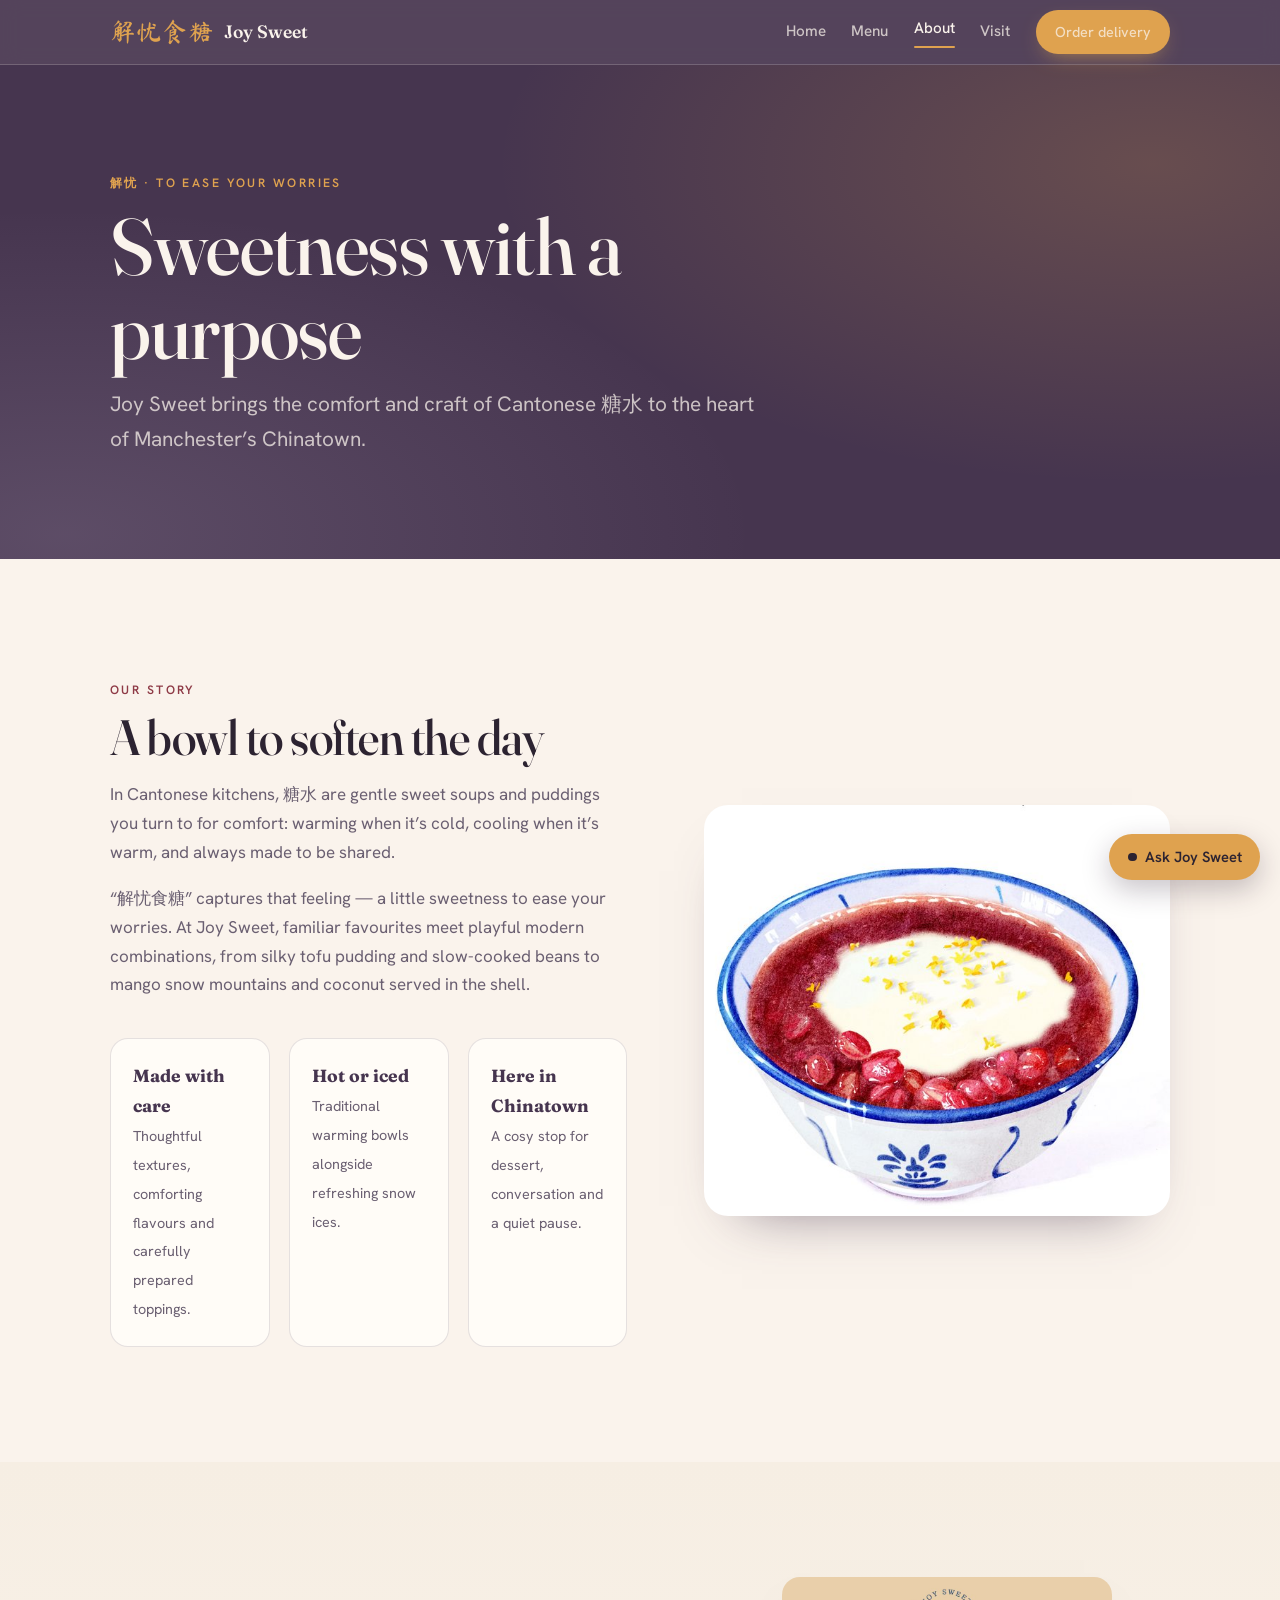
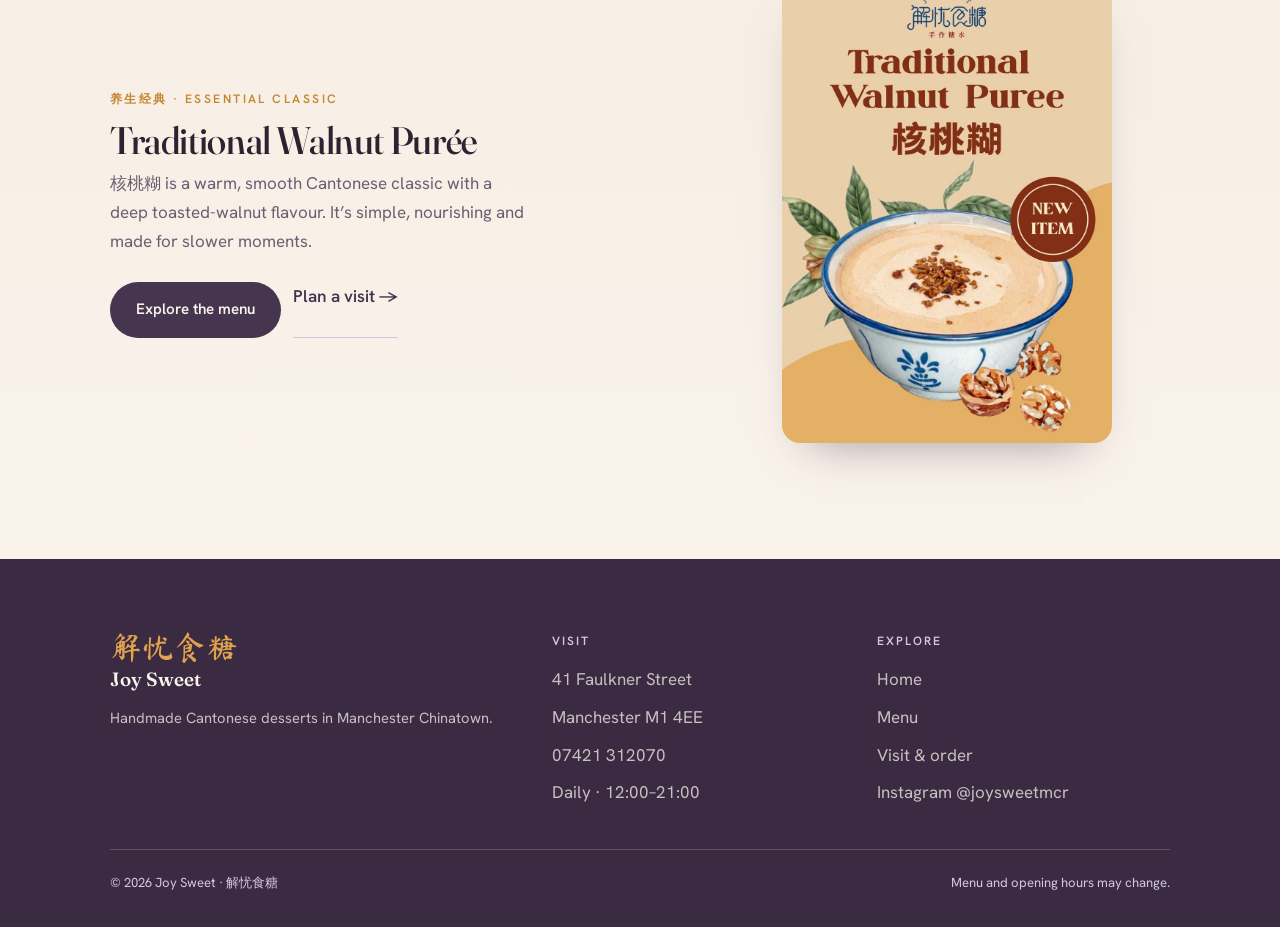
<file: about.html>
<!doctype html>
<html lang="en">
<head>
  <meta charset="UTF-8"><meta name="viewport" content="width=device-width, initial-scale=1.0">
  <title>Our Story | Joy Sweet · 解忧食糖</title>
  <meta name="description" content="Discover Joy Sweet’s comforting Cantonese dessert tradition in Manchester Chinatown.">
  <meta property="og:title" content="Our Story · Joy Sweet"><meta property="og:description" content="A little sweetness to ease your worries in Manchester Chinatown."><meta property="og:type" content="website"><meta property="og:image" content="https://joy-sweet-manchester-2.etant.chatgpt.site/images/og.png"><meta name="twitter:card" content="summary_large_image"><meta name="twitter:image" content="https://joy-sweet-manchester-2.etant.chatgpt.site/images/og.png">
  <link rel="preconnect" href="https://fonts.googleapis.com"><link rel="preconnect" href="https://fonts.gstatic.com" crossorigin><link href="https://fonts.googleapis.com/css2?family=Fraunces:ital,opsz,wght@0,9..144,400;0,9..144,500;0,9..144,600;1,9..144,400&family=Hanken+Grotesk:wght@400;500;600;700&family=Ma+Shan+Zheng&family=Noto+Serif+SC:wght@400;500;600&display=swap" rel="stylesheet"><link rel="stylesheet" href="/styles.css">
</head>
<body>
  <a class="skip-link" href="#main">Skip to content</a>
  <header class="nav"><div class="container nav__inner"><a class="brandmark" href="/" aria-label="Joy Sweet home"><span class="brush">解忧食糖</span><span class="en">Joy Sweet</span></a><button class="nav__toggle" id="navToggle" aria-label="Open menu" aria-expanded="false" aria-controls="navLinks"><svg viewBox="0 0 24 24" fill="none" stroke="currentColor" stroke-width="2" stroke-linecap="round" aria-hidden="true"><line x1="4" y1="7" x2="20" y2="7"/><line x1="4" y1="12" x2="20" y2="12"/><line x1="4" y1="17" x2="20" y2="17"/></svg></button><nav class="nav__links" id="navLinks" aria-label="Primary"><a href="/">Home</a><a href="/menu.html">Menu</a><a href="/about.html" aria-current="page">About</a><a href="/visit.html">Visit</a><a class="btn btn--honey" href="/visit.html#order">Order delivery</a></nav></div></header>

  <main id="main">
    <section class="page-hero"><div class="container"><span class="eyebrow">解忧 · To ease your worries</span><h1 class="display">Sweetness with a purpose</h1><p>Joy Sweet brings the comfort and craft of Cantonese 糖水 to the heart of Manchester’s Chinatown.</p></div></section>

    <section class="section"><div class="container intro-grid reveal"><div><span class="eyebrow" style="color:var(--bean)">Our story</span><h2 class="display">A bowl to soften the day</h2><p>In Cantonese kitchens, 糖水 are gentle sweet soups and puddings you turn to for comfort: warming when it’s cold, cooling when it’s warm, and always made to be shared.</p><p>“解忧食糖” captures that feeling — a little sweetness to ease your worries. At Joy Sweet, familiar favourites meet playful modern combinations, from silky tofu pudding and slow-cooked beans to mango snow mountains and coconut served in the shell.</p><div class="about-values"><div class="about-value"><b>Made with care</b><span>Thoughtful textures, comforting flavours and carefully prepared toppings.</span></div><div class="about-value"><b>Hot or iced</b><span>Traditional warming bowls alongside refreshing snow ices.</span></div><div class="about-value"><b>Here in Chinatown</b><span>A cosy stop for dessert, conversation and a quiet pause.</span></div></div></div><img src="[data-uri]" alt="Joy Sweet red bean soup"></div></section>

    <section class="section feature"><div class="container feature__grid reveal"><div><span class="eyebrow" style="color:var(--honey-deep)">养生经典 · Essential classic</span><h2 class="display">Traditional Walnut Purée</h2><p>核桃糊 is a warm, smooth Cantonese classic with a deep toasted-walnut flavour. It’s simple, nourishing and made for slower moments.</p><div class="page-actions"><a class="btn btn--ink" href="/menu.html">Explore the menu</a><a class="link-arrow" href="/visit.html">Plan a visit →</a></div></div><div class="feature__img"><img src="[data-uri]" alt="Traditional walnut purée at Joy Sweet"></div></div></section>
  </main>

  <footer class="footer"><div class="container"><div class="footer__grid"><div><div class="brush">解忧食糖</div><div class="en">Joy Sweet</div><p>Handmade Cantonese desserts in Manchester Chinatown.</p></div><div><h4>Visit</h4><ul><li>41 Faulkner Street</li><li>Manchester M1 4EE</li><li><a href="tel:+447421312070">07421 312070</a></li><li>Daily · 12:00–21:00</li></ul></div><div><h4>Explore</h4><ul><li><a href="/">Home</a></li><li><a href="/menu.html">Menu</a></li><li><a href="/visit.html">Visit &amp; order</a></li><li><a href="https://www.instagram.com/joysweetmcr/" target="_blank" rel="noopener">Instagram @joysweetmcr</a></li></ul></div></div><div class="footer__bottom"><span>© <span data-current-year></span> Joy Sweet · 解忧食糖</span><span>Menu and opening hours may change.</span></div></div></footer>
  <script src="/site.js" defer></script>
</body>
</html>
</file>
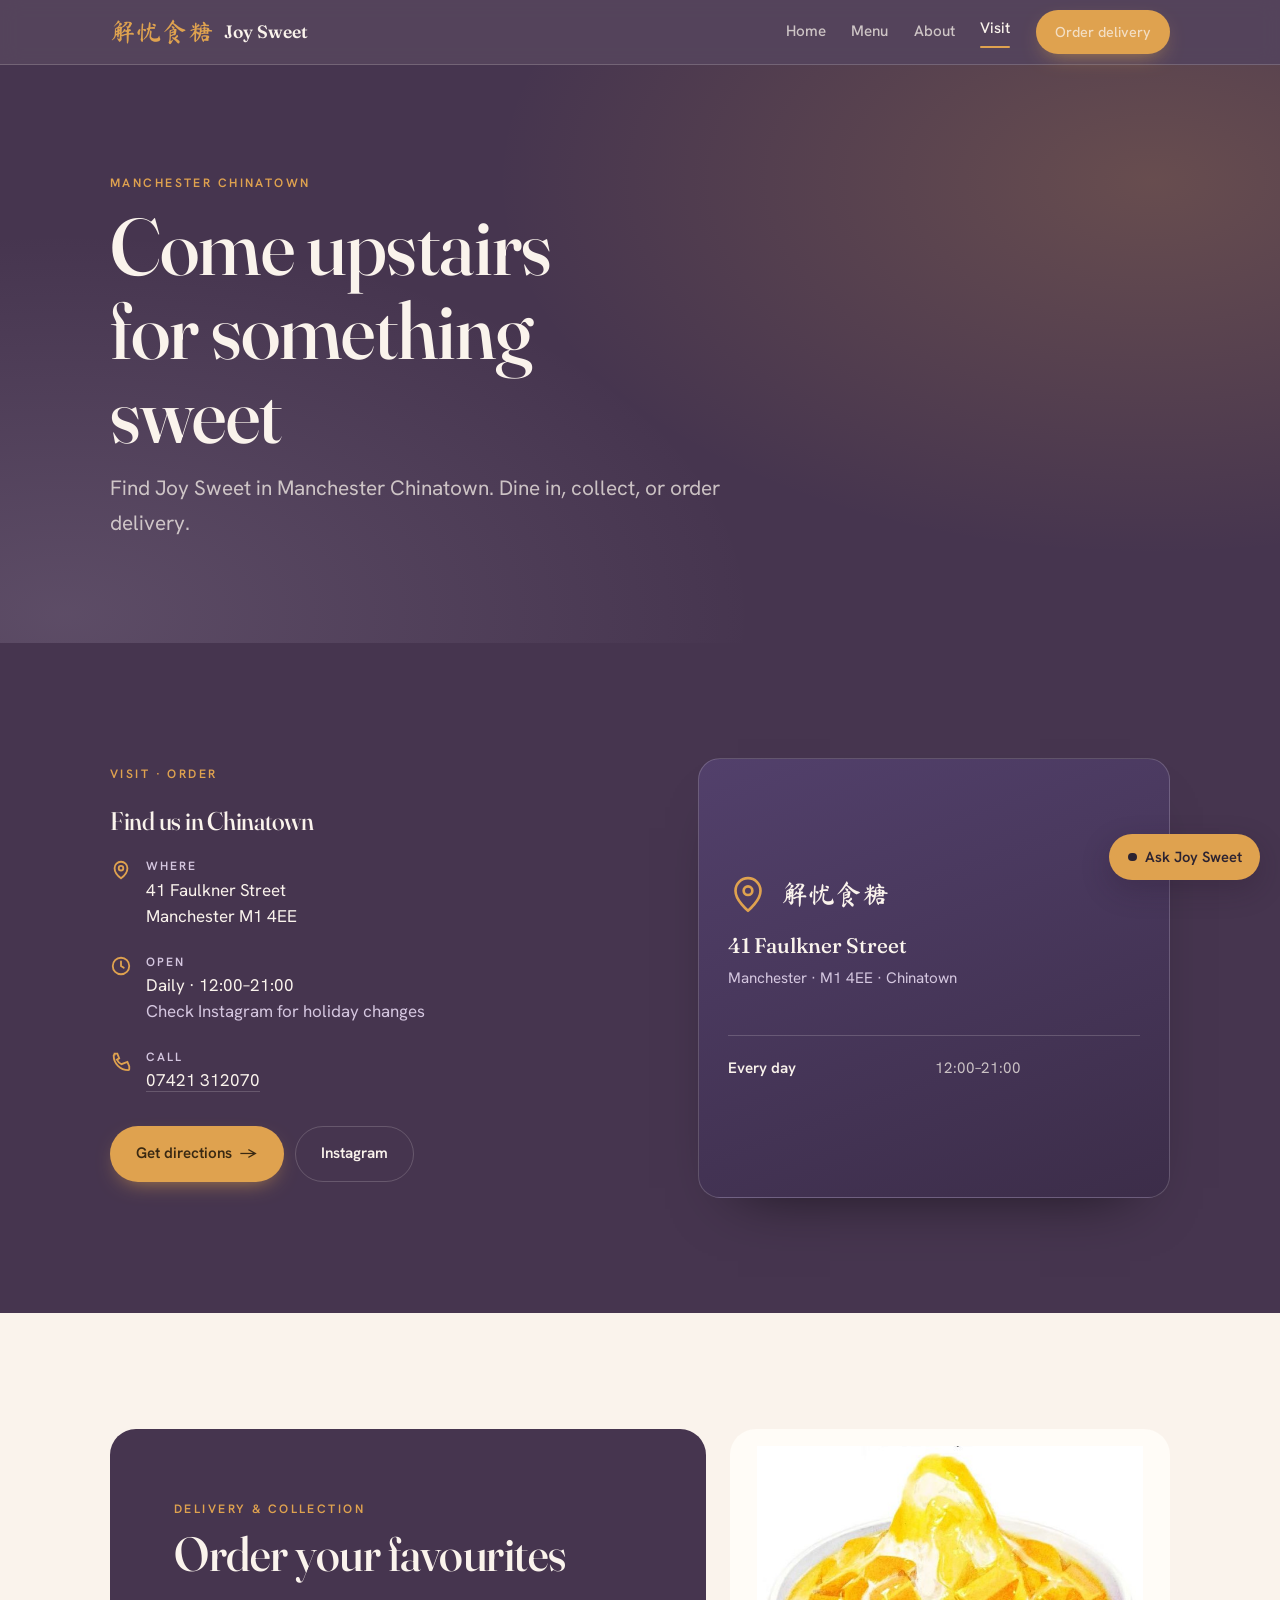
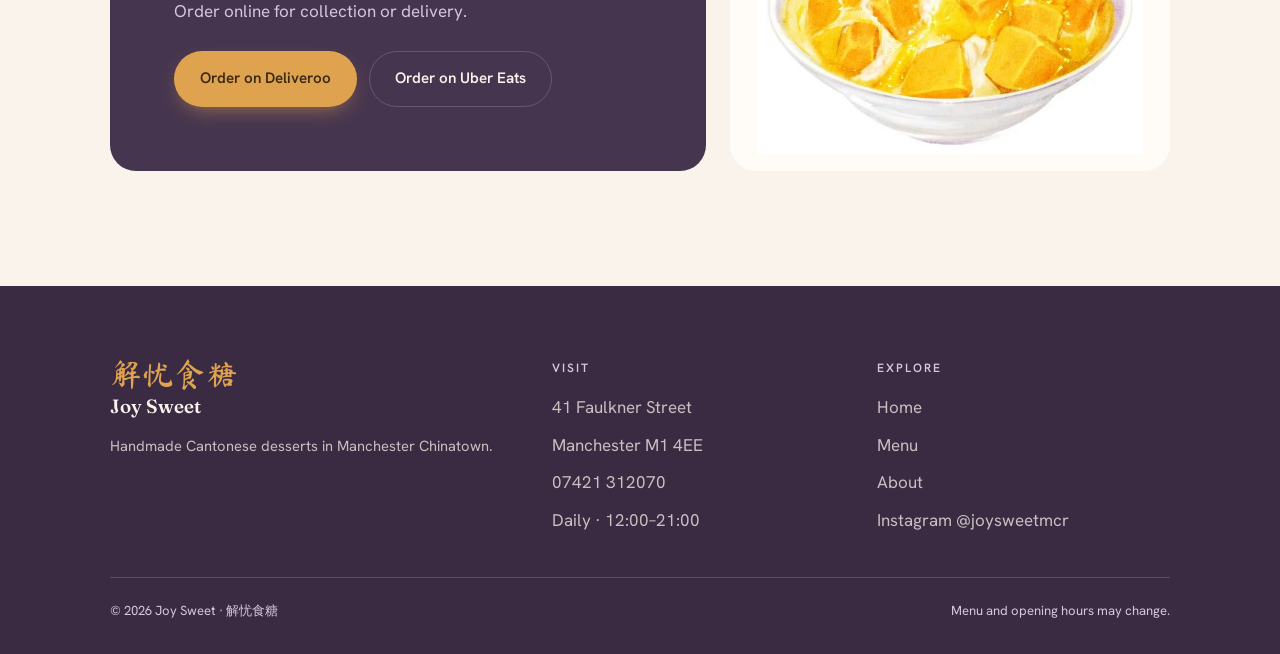
<file: visit.html>
<!doctype html>
<html lang="en">
<head>
  <meta charset="UTF-8"><meta name="viewport" content="width=device-width, initial-scale=1.0">
  <title>Visit &amp; Order | Joy Sweet · 解忧食糖</title>
  <meta name="description" content="Visit Joy Sweet at 41 Faulkner Street, Manchester M1 4EE, or order delivery through Deliveroo and Uber Eats.">
  <meta property="og:title" content="Visit Joy Sweet"><meta property="og:description" content="Find Joy Sweet at 41 Faulkner Street in Manchester Chinatown."><meta property="og:type" content="website"><meta property="og:image" content="https://joy-sweet-manchester-2.etant.chatgpt.site/images/og.png"><meta name="twitter:card" content="summary_large_image"><meta name="twitter:image" content="https://joy-sweet-manchester-2.etant.chatgpt.site/images/og.png">
  <link rel="preconnect" href="https://fonts.googleapis.com"><link rel="preconnect" href="https://fonts.gstatic.com" crossorigin><link href="https://fonts.googleapis.com/css2?family=Fraunces:ital,opsz,wght@0,9..144,400;0,9..144,500;0,9..144,600;1,9..144,400&family=Hanken+Grotesk:wght@400;500;600;700&family=Ma+Shan+Zheng&family=Noto+Serif+SC:wght@400;500;600&display=swap" rel="stylesheet"><link rel="stylesheet" href="/styles.css">
</head>
<body>
  <a class="skip-link" href="#main">Skip to content</a>
  <header class="nav"><div class="container nav__inner"><a class="brandmark" href="/" aria-label="Joy Sweet home"><span class="brush">解忧食糖</span><span class="en">Joy Sweet</span></a><button class="nav__toggle" id="navToggle" aria-label="Open menu" aria-expanded="false" aria-controls="navLinks"><svg viewBox="0 0 24 24" fill="none" stroke="currentColor" stroke-width="2" stroke-linecap="round" aria-hidden="true"><line x1="4" y1="7" x2="20" y2="7"/><line x1="4" y1="12" x2="20" y2="12"/><line x1="4" y1="17" x2="20" y2="17"/></svg></button><nav class="nav__links" id="navLinks" aria-label="Primary"><a href="/">Home</a><a href="/menu.html">Menu</a><a href="/about.html">About</a><a href="/visit.html" aria-current="page">Visit</a><a class="btn btn--honey" href="#order">Order delivery</a></nav></div></header>

  <main id="main">
    <section class="page-hero"><div class="container"><span class="eyebrow">Manchester Chinatown</span><h1 class="display">Come upstairs for something sweet</h1><p>Find Joy Sweet in Manchester Chinatown. Dine in, collect, or order delivery.</p></div></section>

    <section class="visit-page"><div class="container visit__grid reveal"><div><span class="eyebrow" style="color:var(--honey)">Visit · order</span><h2 class="display">Find us in Chinatown</h2><div class="info"><div class="info__row"><svg viewBox="0 0 24 24" fill="none" stroke="currentColor" stroke-width="2" aria-hidden="true"><path d="M12 21s-7-5.2-7-11a7 7 0 0 1 14 0c0 5.8-7 11-7 11z"/><circle cx="12" cy="10" r="2.5"/></svg><div><div class="lbl">Where</div><div class="val">41 Faulkner Street<br>Manchester M1 4EE</div></div></div><div class="info__row"><svg viewBox="0 0 24 24" fill="none" stroke="currentColor" stroke-width="2" aria-hidden="true"><circle cx="12" cy="12" r="9"/><path d="M12 7v5l3 2" stroke-linecap="round"/></svg><div><div class="lbl">Open</div><div class="val">Daily · 12:00–21:00<br><span style="color:var(--taro-light)">Check Instagram for holiday changes</span></div></div></div><div class="info__row"><svg viewBox="0 0 24 24" fill="none" stroke="currentColor" stroke-width="2" aria-hidden="true"><path d="M5 4h3l2 5-2.5 1.5a11 11 0 0 0 5 5L19 13l2 5v3a1 1 0 0 1-1 1A16 16 0 0 1 4 6a1 1 0 0 1 1-1z"/></svg><div><div class="lbl">Call</div><div class="val"><a href="tel:+447421312070">07421 312070</a></div></div></div></div><div class="order-row"><a class="btn btn--honey" href="https://www.google.com/maps/search/?api=1&query=41+Faulkner+Street+Manchester+M1+4EE" target="_blank" rel="noopener">Get directions <span class="arrow">→</span></a><a class="btn btn--ghost" href="https://www.instagram.com/joysweetmcr/" target="_blank" rel="noopener">Instagram</a></div></div><div class="locard map-card"><div class="locard__pin"><svg viewBox="0 0 24 24" fill="none" stroke="currentColor" stroke-width="1.6" aria-hidden="true"><path d="M12 22s-7.5-6-7.5-12a7.5 7.5 0 0 1 15 0c0 6-7.5 12-7.5 12z"/><circle cx="12" cy="10" r="2.6"/></svg><span class="brush">解忧食糖</span></div><div class="locard__addr">41 Faulkner Street</div><div class="locard__sub">Manchester · M1 4EE · Chinatown</div><hr><div class="locard__hours"><b>Every day</b><span>12:00–21:00</span></div></div></div></section>

    <section class="section" id="order" aria-labelledby="order-title"><div class="container quick-visit reveal"><div class="quick-visit__panel"><span class="eyebrow" style="color:var(--honey)">Delivery &amp; collection</span><h2 class="display" id="order-title">Order your favourites</h2><p>Order online for collection or delivery.</p><div class="page-actions"><a class="btn btn--honey" href="https://deliveroo.co.uk/menu/manchester/chinatown/joy-sweet" target="_blank" rel="noopener">Order on Deliveroo</a><a class="btn btn--ghost" href="https://www.ubereats.com/gb/store/joy-sweet-%E8%A7%A3%E5%BF%A7%E9%A3%9F%E7%B3%96%E6%89%8B%E4%BD%9C%E7%B3%96%E6%B0%B4/qkX_73aoVheRE-hLjEr9ww" target="_blank" rel="noopener">Order on Uber Eats</a></div></div><div class="quick-visit__art"><img src="[data-uri]" alt="Mango Snow Mountain from Joy Sweet"></div></div></section>
  </main>

  <footer class="footer"><div class="container"><div class="footer__grid"><div><div class="brush">解忧食糖</div><div class="en">Joy Sweet</div><p>Handmade Cantonese desserts in Manchester Chinatown.</p></div><div><h4>Visit</h4><ul><li>41 Faulkner Street</li><li>Manchester M1 4EE</li><li><a href="tel:+447421312070">07421 312070</a></li><li>Daily · 12:00–21:00</li></ul></div><div><h4>Explore</h4><ul><li><a href="/">Home</a></li><li><a href="/menu.html">Menu</a></li><li><a href="/about.html">About</a></li><li><a href="https://www.instagram.com/joysweetmcr/" target="_blank" rel="noopener">Instagram @joysweetmcr</a></li></ul></div></div><div class="footer__bottom"><span>© <span data-current-year></span> Joy Sweet · 解忧食糖</span><span>Menu and opening hours may change.</span></div></div></footer>
  <script src="/site.js" defer></script>
</body>
</html>
</file>
<file: styles.css>
:root{
    --taro-deep:#46354F; --taro-deeper:#3A2B43; --taro:#7E6196; --taro-light:#D5C7E0;
    --cream:#FAF3EC; --milk:#FFFCF7; --honey:#DFA24F; --honey-deep:#C5862F;
    --bean:#8E3A46; --ink:#2C2331; --ink-soft:#6A5F71;
    --line:rgba(70,53,79,0.14); --line-dark:rgba(255,250,243,0.18); --cream-dim:rgba(250,243,236,0.74);
    --steam:rgba(255,250,243,0.9); --maxw:1140px;
  }
  *{box-sizing:border-box;}
  html{scroll-behavior:smooth;}
  body{margin:0;background:var(--cream);color:var(--ink);font-family:"Hanken Grotesk",system-ui,-apple-system,"Segoe UI",sans-serif;font-size:clamp(1rem,0.96rem + 0.2vw,1.0625rem);line-height:1.7;-webkit-font-smoothing:antialiased;text-rendering:optimizeLegibility;}
  img{max-width:100%;display:block;}
  a{color:inherit;}
  .display{font-family:"Fraunces",Georgia,serif;font-variation-settings:"opsz" 120;font-weight:500;line-height:1.05;letter-spacing:-0.01em;}
  .brush{font-family:"Ma Shan Zheng","Noto Serif SC",serif;font-weight:400;line-height:1;}
  .zh{font-family:"Noto Serif SC",serif;}
  .eyebrow{font-family:"Hanken Grotesk",sans-serif;font-weight:600;font-size:0.76rem;letter-spacing:0.2em;text-transform:uppercase;}
  .container{width:100%;max-width:var(--maxw);margin-inline:auto;padding-inline:clamp(1.25rem,5vw,2.5rem);}
  .section{padding-block:clamp(4.5rem,9vw,8rem);}
  .section--deep{background:var(--taro-deep);color:var(--cream);}
  section[id]{scroll-margin-top:84px;}

  .btn{display:inline-flex;align-items:center;gap:0.55em;padding:0.92em 1.65em;border-radius:999px;font-family:"Hanken Grotesk",sans-serif;font-weight:600;font-size:0.95rem;text-decoration:none;border:1.5px solid transparent;cursor:pointer;transition:transform .25s ease,background .25s ease,color .25s ease,border-color .25s ease;}
  .btn:active{transform:translateY(1px);}
  .btn--honey{background:var(--honey);color:#3a2912;box-shadow:0 8px 22px -10px rgba(223,162,79,.8);}
  .btn--honey:hover{background:var(--honey-deep);color:#2c1f0c;transform:translateY(-2px);}
  .btn--ghost{background:transparent;color:var(--cream);border-color:var(--line-dark);}
  .btn--ghost:hover{background:rgba(255,250,243,0.1);transform:translateY(-2px);}
  .btn .arrow{transition:transform .25s ease;}
  .btn:hover .arrow{transform:translateX(3px);}
  :focus-visible{outline:2.5px solid var(--honey);outline-offset:3px;border-radius:4px;}

  .nav{position:sticky;top:0;z-index:50;background:rgba(70,53,79,0.92);backdrop-filter:saturate(140%) blur(10px);color:var(--cream);border-bottom:1px solid var(--line-dark);}
  .nav__inner{display:flex;align-items:center;justify-content:space-between;min-height:64px;gap:1rem;}
  .brandmark{display:flex;align-items:center;gap:0.6rem;text-decoration:none;color:var(--cream);}
  .brandmark .brush{font-size:1.6rem;color:var(--honey);}
  .brandmark .en{font-family:"Fraunces",serif;font-variation-settings:"opsz" 40;font-weight:600;font-size:1.12rem;}
  .nav__links{display:flex;align-items:center;gap:1.6rem;}
  .nav__links a{text-decoration:none;font-weight:500;font-size:0.95rem;color:var(--cream-dim);transition:color .2s ease;}
  .nav__links a:hover{color:var(--cream);}
  .nav__links .btn{padding:0.62em 1.25em;font-size:0.9rem;}
  .nav__toggle{display:none;background:none;border:1px solid var(--line-dark);border-radius:10px;width:42px;height:38px;cursor:pointer;color:var(--cream);align-items:center;justify-content:center;}
  .nav__toggle svg{width:20px;height:20px;}

  .hero{position:relative;overflow:hidden;background:var(--taro-deep);color:var(--cream);padding-block:clamp(3rem,6vw,5rem) clamp(4rem,8vw,7rem);}
  .hero::before{content:"";position:absolute;inset:0;background:radial-gradient(120% 90% at 80% 22%,rgba(223,162,79,0.22),transparent 55%),radial-gradient(100% 80% at 10% 92%,rgba(213,199,224,0.18),transparent 60%);pointer-events:none;}
  .hero__grid{position:relative;display:grid;grid-template-columns:1.05fr 0.95fr;gap:clamp(1.5rem,4vw,3rem);align-items:center;}
  .hero__brand{margin:0.6rem 0 0.4rem;}
  .hero__brand .brush{display:block;font-size:clamp(3.4rem,9vw,6.4rem);color:var(--cream);text-shadow:0 2px 30px rgba(0,0,0,0.25);}
  .hero__brand .en{display:block;font-family:"Fraunces",serif;font-variation-settings:"opsz" 140;font-weight:500;font-size:clamp(1.6rem,3.4vw,2.4rem);color:var(--honey);margin-top:0.1rem;}
  .hero__eyebrow{color:var(--taro-light);display:inline-flex;align-items:center;gap:0.7rem;}
  .hero__eyebrow::before{content:"";width:26px;height:1.5px;background:var(--honey);display:inline-block;}
  .hero__lead{font-size:clamp(1.12rem,1.4vw + 0.8rem,1.42rem);line-height:1.55;color:var(--cream);max-width:30ch;margin:1.1rem 0 1.8rem;}
  .hero__cta{display:flex;flex-wrap:wrap;gap:0.8rem;}
  .hero__art{position:relative;display:flex;align-items:center;justify-content:center;}
  .plate{position:relative;width:min(100%,420px);aspect-ratio:1/1;border-radius:50%;background:radial-gradient(circle at 50% 42%,#FFFFFF 0%,#FCF6EE 62%,#F4EAD9 100%);box-shadow:0 0 0 1px rgba(255,250,243,0.25),0 0 0 12px rgba(255,250,243,0.06),0 40px 70px -34px rgba(0,0,0,0.65);display:flex;align-items:center;justify-content:center;overflow:hidden;}
  .plate img{width:90%;height:90%;object-fit:contain;filter:drop-shadow(0 12px 18px rgba(60,40,70,0.18));}
  .steam{position:absolute;top:-6%;left:50%;transform:translateX(-50%);width:46%;height:48%;pointer-events:none;z-index:2;}
  .steam path{opacity:0;}
  @media (prefers-reduced-motion:no-preference){.steam path{animation:steamRise 4.6s ease-in-out infinite;}.steam .s1{animation-delay:0s;}.steam .s2{animation-delay:1.5s;}.steam .s3{animation-delay:2.8s;}}
  @media (prefers-reduced-motion:reduce){.steam path{opacity:0.4;}}
  @keyframes steamRise{0%{opacity:0;transform:translateY(8px);}25%{opacity:0.5;}70%{opacity:0.28;}100%{opacity:0;transform:translateY(-14px);}}

  .story__grid{display:grid;grid-template-columns:1.25fr 0.75fr;gap:clamp(2rem,5vw,4rem);align-items:center;}
  .story h2{margin:0.6rem 0 0;font-size:clamp(2rem,1.4rem + 2.6vw,3.1rem);}
  .story p{color:var(--ink-soft);max-width:54ch;margin:1.2rem 0 0;}
  .story p strong{color:var(--ink);font-weight:600;}
  .marks{display:flex;flex-wrap:wrap;gap:1.4rem 2rem;margin-top:2rem;padding-top:1.6rem;border-top:1px solid var(--line);}
  .mark{display:flex;flex-direction:column;line-height:1.2;}
  .mark b{font-family:"Fraunces",serif;font-variation-settings:"opsz" 40;font-weight:600;font-size:1.05rem;color:var(--taro-deep);}
  .mark span{font-size:0.85rem;color:var(--ink-soft);}
  .story__art{display:flex;align-items:center;justify-content:center;}
  .story__circle{width:min(100%,330px);aspect-ratio:1/1;border-radius:50%;background:radial-gradient(circle at 50% 45%,#FFFDF9,#F3E8D7);box-shadow:0 26px 50px -34px rgba(70,53,79,0.55),0 0 0 1px var(--line);display:flex;align-items:center;justify-content:center;overflow:hidden;}
  .story__circle img{width:92%;height:92%;object-fit:contain;}

  .feature{background:linear-gradient(180deg,#F6EEE3,var(--cream));}
  .feature__grid{display:grid;grid-template-columns:1fr 0.8fr;gap:clamp(1.5rem,5vw,3.5rem);align-items:center;}
  .feature h2{margin:0.5rem 0 0.6rem;font-size:clamp(1.7rem,1.3rem + 1.8vw,2.4rem);}
  .feature p{margin:0;color:var(--ink-soft);max-width:42ch;}
  .feature__img{display:flex;justify-content:center;}
  .feature__img img{width:min(100%,330px);border-radius:18px;box-shadow:0 24px 46px -28px rgba(70,53,79,0.55);}

  .menu__head{display:flex;flex-wrap:wrap;align-items:flex-end;justify-content:space-between;gap:1rem;margin-bottom:3rem;}
  .menu__head h2{margin:0.5rem 0 0;font-size:clamp(2rem,1.4rem + 2.6vw,3rem);}
  .menu__head p{margin:0;color:var(--ink-soft);max-width:34ch;}
  .cat{margin-bottom:3rem;}
  .cat:last-child{margin-bottom:0;}
  .cat__head{display:flex;align-items:center;gap:0.9rem;margin-bottom:1.5rem;}
  .cat__head .eyebrow{color:var(--taro);white-space:nowrap;}
  .cat__head .cat__zh{color:var(--bean);font-size:1.05rem;white-space:nowrap;}
  .cat__head .rule{flex:1;height:1px;background:var(--line);}
  .menu__grid{display:grid;grid-template-columns:repeat(3,1fr);gap:1.4rem;}
  .card{background:var(--milk);border:1px solid var(--line);border-radius:20px;overflow:hidden;display:flex;flex-direction:column;transition:transform .3s ease,box-shadow .3s ease,border-color .3s ease;}
  .card:hover{transform:translateY(-5px);box-shadow:0 22px 40px -26px rgba(46,35,49,0.45);border-color:transparent;}
  .card__media{aspect-ratio:5/4;background:#FFFFFF;display:flex;align-items:center;justify-content:center;position:relative;padding:14px;border-bottom:1px solid var(--line);}
  .card__media img{width:100%;height:100%;object-fit:contain;}
  .card__media img.card-image--compact{width:82%;height:82%;margin:9% auto;}
  .card__body{padding:1.05rem 1.25rem 1.35rem;display:flex;flex-direction:column;gap:0.15rem;flex:1;}
  .card__titles{display:flex;align-items:baseline;justify-content:space-between;gap:0.6rem;}
  .card h3{font-family:"Fraunces",serif;font-variation-settings:"opsz" 36;font-weight:600;font-size:1.15rem;margin:0;line-height:1.2;}
  .card__zh{font-family:"Noto Serif SC",serif;font-size:0.92rem;color:var(--taro);margin-top:0.05rem;}
  .card__price{font-family:"Fraunces",serif;font-weight:600;font-size:1.02rem;color:var(--bean);white-space:nowrap;}
  .card__price--new{color:var(--honey-deep);}
  .card__desc{font-size:0.9rem;color:var(--ink-soft);line-height:1.5;margin-top:0.45rem;}
  .badge{position:absolute;top:0.7rem;left:0.7rem;background:var(--taro-deep);color:var(--cream);font-size:0.68rem;font-weight:700;letter-spacing:0.05em;padding:0.3em 0.75em;border-radius:999px;text-transform:uppercase;}
  .menu__foot{margin-top:2.6rem;display:flex;flex-wrap:wrap;align-items:center;gap:0.4rem 1.4rem;font-size:0.95rem;color:var(--ink-soft);}
  .menu__foot a{color:var(--taro-deep);font-weight:600;text-decoration:none;border-bottom:1.5px solid var(--taro-light);}
  .menu__foot a:hover{border-color:var(--taro-deep);}

  .build__head{margin-bottom:2.4rem;}
  .build__head h2{margin:0.5rem 0 0.5rem;font-size:clamp(2rem,1.4rem + 2.6vw,3rem);color:var(--cream);}
  .build__head p{margin:0;color:var(--taro-light);max-width:46ch;}
  .build__grid{display:grid;grid-template-columns:0.8fr 1.2fr;gap:clamp(2rem,5vw,4rem);}
  .build__col h3{font-family:"Fraunces",serif;font-variation-settings:"opsz" 40;font-weight:600;color:var(--honey);font-size:1.15rem;margin:0 0 1rem;letter-spacing:0.01em;}
  .blist{list-style:none;margin:0;padding:0;}
  .blist li{display:flex;align-items:baseline;gap:0.5rem;padding:0.5rem 0;border-bottom:1px solid var(--line-dark);}
  .blist .bz{font-family:"Noto Serif SC",serif;color:var(--cream);font-size:1rem;}
  .blist .be{color:var(--taro-light);font-size:0.85rem;}
  .blist .bl{flex:1;border-bottom:1px dotted rgba(255,250,243,0.28);transform:translateY(-3px);min-width:18px;}
  .blist .bp{color:var(--honey);font-weight:600;font-size:0.95rem;white-space:nowrap;}
  .toppings .blist{column-count:2;column-gap:2rem;}
  .toppings .blist li{break-inside:avoid;}

  .fullmenu__head{text-align:center;max-width:46ch;margin:0 auto 2.6rem;}
  .fullmenu__head h2{margin:0.5rem 0 0.6rem;font-size:clamp(2rem,1.4rem + 2.6vw,3rem);}
  .fullmenu__head p{margin:0;color:var(--ink-soft);}
  .sheets{display:flex;flex-direction:column;gap:1.4rem;max-width:720px;margin:0 auto;}
  .sheet{display:block;width:100%;padding:0;border:1px solid var(--line);border-radius:14px;overflow:hidden;background:#fff;cursor:zoom-in;box-shadow:0 18px 40px -30px rgba(70,53,79,0.5);transition:transform .25s ease,box-shadow .25s ease;}
  .sheet:hover{transform:translateY(-3px);box-shadow:0 26px 50px -30px rgba(70,53,79,0.6);}
  .sheet img{width:100%;}
  .lightbox{position:fixed;inset:0;z-index:100;background:rgba(40,28,45,0.92);display:none;align-items:center;justify-content:center;padding:3vmin;cursor:zoom-out;}
  .lightbox.open{display:flex;}
  .lightbox img{max-width:96vw;max-height:94vh;border-radius:8px;box-shadow:0 30px 80px rgba(0,0,0,0.6);}
  .lightbox__close{position:absolute;top:18px;right:22px;color:var(--cream);font-size:2rem;line-height:1;background:none;border:none;cursor:pointer;}

  .visit__top{position:relative;height:48px;margin-top:-1px;}
  .visit__top svg{display:block;width:100%;height:100%;}
  .visit__grid{display:grid;grid-template-columns:1fr 0.9fr;gap:clamp(2rem,5vw,4rem);align-items:start;}
  .visit h2{margin:0.5rem 0 1.4rem;font-size:clamp(2rem,1.4rem + 2.6vw,3rem);color:var(--cream);}
  .info{display:flex;flex-direction:column;gap:1.4rem;}
  .info__row{display:flex;gap:0.9rem;align-items:flex-start;}
  .info__row svg{flex:none;width:22px;height:22px;color:var(--honey);margin-top:0.2rem;}
  .info__row .lbl{font-size:0.75rem;letter-spacing:0.16em;text-transform:uppercase;color:var(--taro-light);font-weight:600;}
  .info__row .val{color:var(--cream);line-height:1.55;}
  .info__row .val a{color:var(--cream);text-decoration:none;border-bottom:1px solid var(--line-dark);}
  .info__row .val a:hover{border-color:var(--honey);}
  .order-row{display:flex;flex-wrap:wrap;gap:0.7rem;margin-top:2rem;}
  .ig-link{display:inline-flex;align-items:center;gap:0.5rem;margin-top:1.4rem;color:var(--taro-light);text-decoration:none;font-weight:500;}
  .ig-link:hover{color:var(--cream);}
  .ig-link svg{width:20px;height:20px;}
  .locard{background:linear-gradient(160deg,#52406B,#3C2D49);border:1px solid var(--line-dark);border-radius:22px;padding:1.8rem;box-shadow:0 30px 60px -40px rgba(0,0,0,0.7);}
  .locard__pin{display:flex;align-items:center;gap:0.8rem;margin-bottom:1.1rem;}
  .locard__pin svg{width:40px;height:40px;color:var(--honey);}
  .locard__pin .brush{font-size:1.7rem;color:var(--cream);}
  .locard__addr{font-family:"Fraunces",serif;font-variation-settings:"opsz" 40;font-weight:500;font-size:1.32rem;color:var(--cream);line-height:1.3;}
  .locard__sub{color:var(--taro-light);margin:0.4rem 0 1.4rem;font-size:0.95rem;}
  .locard hr{border:none;border-top:1px solid var(--line-dark);margin:1.3rem 0;}
  .locard__hours{display:grid;grid-template-columns:auto auto;gap:0.4rem 1.2rem;font-size:0.95rem;color:var(--cream-dim);}
  .locard__hours b{color:var(--cream);font-weight:600;}

  .footer{background:var(--taro-deeper);color:var(--cream-dim);padding-block:clamp(3rem,6vw,4.5rem) 2rem;}
  .footer__grid{display:grid;grid-template-columns:1.4fr 1fr 1fr;gap:2rem;}
  .footer .brush{font-size:2rem;color:var(--honey);}
  .footer .en{font-family:"Fraunces",serif;font-variation-settings:"opsz" 40;font-weight:600;color:var(--cream);font-size:1.2rem;}
  .footer p{margin:0.7rem 0 0;font-size:0.92rem;line-height:1.6;}
  .footer h4{font-size:0.75rem;letter-spacing:0.16em;text-transform:uppercase;color:var(--taro-light);margin:0 0 0.9rem;font-weight:600;}
  .footer ul{list-style:none;padding:0;margin:0;display:flex;flex-direction:column;gap:0.55rem;}
  .footer a{text-decoration:none;color:var(--cream-dim);}
  .footer a:hover{color:var(--cream);}
  .footer__bottom{margin-top:2.6rem;padding-top:1.4rem;border-top:1px solid var(--line-dark);display:flex;flex-wrap:wrap;gap:0.6rem 1.5rem;justify-content:space-between;font-size:0.82rem;color:var(--taro-light);}

  .reveal{opacity:0;transform:translateY(20px);transition:opacity .7s ease,transform .7s ease;}
  .reveal.is-visible{opacity:1;transform:none;}
  @media (prefers-reduced-motion:reduce){.reveal{opacity:1;transform:none;transition:none;}}

  @media (max-width:920px){
    .hero__grid{grid-template-columns:1fr;}
    .hero__art{order:-1;}
    .plate{width:min(72%,340px);}
    .story__grid{grid-template-columns:1fr;}
    .story__art{order:-1;}
    .feature__grid{grid-template-columns:1fr;}
    .feature__img{order:-1;}
    .visit__grid{grid-template-columns:1fr;}
    .menu__grid{grid-template-columns:repeat(2,1fr);}
    .build__grid{grid-template-columns:1fr;}
    .footer__grid{grid-template-columns:1fr 1fr;}
  }
  @media (max-width:680px){
    .nav__links{position:absolute;top:64px;left:0;right:0;flex-direction:column;align-items:stretch;gap:0;background:var(--taro-deep);border-bottom:1px solid var(--line-dark);padding:0.6rem 1.25rem 1.1rem;display:none;}
    .nav__links.is-open{display:flex;}
    .nav__links a{padding:0.7rem 0;border-bottom:1px solid var(--line-dark);}
    .nav__links .btn{margin-top:0.7rem;justify-content:center;}
    .nav__toggle{display:inline-flex;}
    .menu__grid{grid-template-columns:1fr;}
    .toppings .blist{column-count:1;}
    .footer__grid{grid-template-columns:1fr;}
  }

  .nav__links a[aria-current="page"]{color:var(--cream);}
  .nav__links a[aria-current="page"]::after{content:"";display:block;height:2px;margin-top:0.2rem;background:var(--honey);border-radius:999px;}
  .page-hero{background:var(--taro-deep);color:var(--cream);padding-block:clamp(3.5rem,8vw,6.5rem);position:relative;overflow:hidden;}
  .page-hero::before{content:"";position:absolute;inset:0;background:radial-gradient(95% 120% at 90% 20%,rgba(223,162,79,.22),transparent 54%),radial-gradient(90% 110% at 5% 95%,rgba(213,199,224,.16),transparent 60%);}
  .page-hero .container{position:relative;}
  .page-hero h1{font-size:clamp(2.6rem,1.8rem + 4vw,5rem);margin:0.5rem 0 0.85rem;max-width:11ch;}
  .page-hero p{font-size:clamp(1.05rem,.95rem + .5vw,1.3rem);max-width:54ch;color:var(--cream-dim);margin:0;}
  .page-hero .eyebrow{color:var(--honey);}
  .intro-grid{display:grid;grid-template-columns:1fr .9fr;gap:clamp(2rem,6vw,5rem);align-items:center;}
  .intro-grid h2{font-size:clamp(2rem,1.4rem + 2.6vw,3.1rem);margin:.5rem 0 1rem;}
  .intro-grid p{color:var(--ink-soft);max-width:58ch;}
  .intro-grid img{border-radius:24px;background:var(--milk);box-shadow:0 28px 56px -38px rgba(70,53,79,.7);}
  .home-favourites{background:linear-gradient(180deg,var(--cream),#F6EEE3);}
  .section-heading{display:flex;align-items:end;justify-content:space-between;gap:1.5rem;margin-bottom:2.6rem;}
  .section-heading h2{font-size:clamp(2rem,1.4rem + 2.6vw,3rem);margin:.5rem 0 0;}
  .section-heading p{margin:0;color:var(--ink-soft);max-width:34ch;}
  .quick-visit{display:grid;grid-template-columns:1.15fr .85fr;gap:1.5rem;align-items:stretch;}
  .quick-visit__panel{background:var(--taro-deep);color:var(--cream);padding:clamp(2rem,5vw,4rem);border-radius:26px;}
  .quick-visit__panel h2{font-size:clamp(2rem,1.4rem + 2.6vw,3rem);margin:.5rem 0 1rem;}
  .quick-visit__panel p{color:var(--taro-light);max-width:46ch;}
  .quick-visit__facts{display:grid;gap:1rem;margin:1.8rem 0;}
  .quick-visit__facts strong{display:block;color:var(--honey);font-size:.76rem;letter-spacing:.14em;text-transform:uppercase;}
  .quick-visit__art{border-radius:26px;overflow:hidden;background:var(--milk);display:flex;align-items:center;justify-content:center;min-height:320px;}
  .quick-visit__art img{width:90%;height:90%;object-fit:contain;}
  .menu-note{background:#F2E6D9;border:1px solid var(--line);border-radius:18px;padding:1rem 1.2rem;margin-bottom:3rem;color:var(--ink-soft);}
  .menu-note strong{color:var(--bean);}
  .price-sections{display:grid;gap:3.5rem;}
  .price-section__head{display:flex;align-items:center;gap:.9rem;margin-bottom:1rem;}
  .price-section__head h2{font-family:"Fraunces",serif;font-size:clamp(1.45rem,1.2rem + 1vw,2rem);margin:0;color:var(--taro-deep);}
  .price-section__head .zh{color:var(--bean);}
  .price-section__head::after{content:"";height:1px;background:var(--line);flex:1;}
  .price-list{display:grid;grid-template-columns:repeat(2,minmax(0,1fr));gap:.7rem 2rem;}
  .price-item{display:grid;grid-template-columns:minmax(0,1fr) auto;gap:.15rem 1rem;padding:.82rem 0;border-bottom:1px solid var(--line);align-items:baseline;}
  .price-item__name{font-family:"Fraunces",serif;font-weight:600;line-height:1.25;}
  .price-item__zh{grid-column:1;color:var(--taro);font-family:"Noto Serif SC",serif;font-size:.88rem;}
  .price-item__price{grid-column:2;grid-row:1 / span 2;color:var(--bean);font-family:"Fraunces",serif;font-weight:600;white-space:nowrap;}
  .menu-sheets{background:linear-gradient(180deg,#F6EEE3,var(--cream));}
  .menu-page .menu-note,.menu-page .price-sections{display:none;}
  .image-missing{display:flex!important;align-items:center;justify-content:center;background:linear-gradient(135deg,var(--taro-deep),var(--taro));color:var(--cream);min-height:120px;}
  .image-fallback{font-family:"Fraunces",serif;font-size:1.15rem;text-align:center;padding:1rem;max-width:18ch;}
  .chat-launcher{position:fixed;right:1.25rem;bottom:1.25rem;z-index:20;border:0;border-radius:999px;padding:.85rem 1.15rem;background:var(--honey);color:var(--ink);font:600 .92rem "Hanken Grotesk",sans-serif;box-shadow:0 10px 28px rgba(38,22,43,.25);cursor:pointer;display:flex;align-items:center;gap:.5rem;}
  .chat-launcher__dot{width:.55rem;height:.55rem;background:var(--ink);border-radius:50%;display:inline-block;}
  .chat-panel{position:fixed;right:1.25rem;bottom:4.9rem;width:min(360px,calc(100vw - 2rem));z-index:21;background:var(--cream);border:1px solid var(--line);border-radius:18px;box-shadow:0 18px 48px rgba(38,22,43,.26);overflow:hidden;}
  .chat-panel__head{display:flex;justify-content:space-between;gap:1rem;padding:1.1rem 1.15rem;background:var(--taro-deep);color:var(--cream);}
  .chat-panel__head h2{font:500 1.35rem "Fraunces",serif;margin:.25rem 0 0;}
  .chat-panel__head .eyebrow{color:var(--honey);font-size:.68rem;}
  .chat-close{border:0;background:transparent;color:var(--cream);font-size:1.6rem;line-height:1;cursor:pointer;}
  .chat-messages{display:flex;flex-direction:column;gap:.65rem;max-height:280px;overflow:auto;padding:1rem;background:#fffaf4;}
  .chat-bubble{max-width:88%;padding:.7rem .8rem;border-radius:12px;font-size:.88rem;line-height:1.45;}
  .chat-bubble--bot{align-self:flex-start;background:#efe3f0;color:var(--ink);}
  .chat-bubble--user{align-self:flex-end;background:var(--taro);color:var(--cream);}
  .chat-form{display:flex;gap:.5rem;padding:.75rem;border-top:1px solid var(--line);background:var(--cream);}
  .chat-form input{min-width:0;flex:1;border:1px solid var(--line);border-radius:999px;padding:.7rem .85rem;background:#fff;font:inherit;color:var(--ink);}
  .chat-form .btn{padding:.7rem .9rem;border:0;}
  .sr-only{position:absolute;width:1px;height:1px;padding:0;margin:-1px;overflow:hidden;clip:rect(0,0,0,0);white-space:nowrap;border:0;}
  @media (max-width:520px){.chat-launcher{right:.75rem;bottom:.75rem}.chat-panel{right:.75rem;bottom:4.5rem}}
  .about-values{display:grid;grid-template-columns:repeat(3,1fr);gap:1.2rem;margin-top:2.4rem;}
  .about-value{padding:1.4rem;border:1px solid var(--line);border-radius:18px;background:var(--milk);}
  .about-value b{font-family:"Fraunces",serif;color:var(--taro-deep);display:block;font-size:1.1rem;}
  .about-value span{color:var(--ink-soft);font-size:.9rem;}
  .visit-page{background:var(--taro-deep);color:var(--cream);}
  .visit-page .visit__grid{padding-block:clamp(4.5rem,9vw,8rem);}
  .map-card{min-height:440px;display:flex;flex-direction:column;justify-content:center;}
  .page-actions{display:flex;flex-wrap:wrap;gap:.75rem;margin-top:1.6rem;}
  .btn--ink{background:var(--taro-deep);color:var(--cream);}
  .btn--ink:hover{background:var(--taro-deeper);transform:translateY(-2px);}
  .link-arrow{color:var(--taro-deep);font-weight:600;text-decoration:none;border-bottom:1.5px solid var(--taro-light);}
  .link-arrow:hover{border-color:var(--taro-deep);}
  .skip-link{position:fixed;left:1rem;top:1rem;z-index:200;background:var(--honey);color:var(--ink);padding:.7rem 1rem;border-radius:10px;transform:translateY(-150%);transition:transform .2s;}
  .skip-link:focus{transform:none;}
  @media (max-width:920px){.intro-grid,.quick-visit{grid-template-columns:1fr;}.quick-visit__art{min-height:260px;}.about-values{grid-template-columns:1fr;}}
  @media (max-width:680px){.price-list{grid-template-columns:1fr;}.section-heading{align-items:start;flex-direction:column;}.nav__links a[aria-current="page"]::after{display:none;}}
</file>
